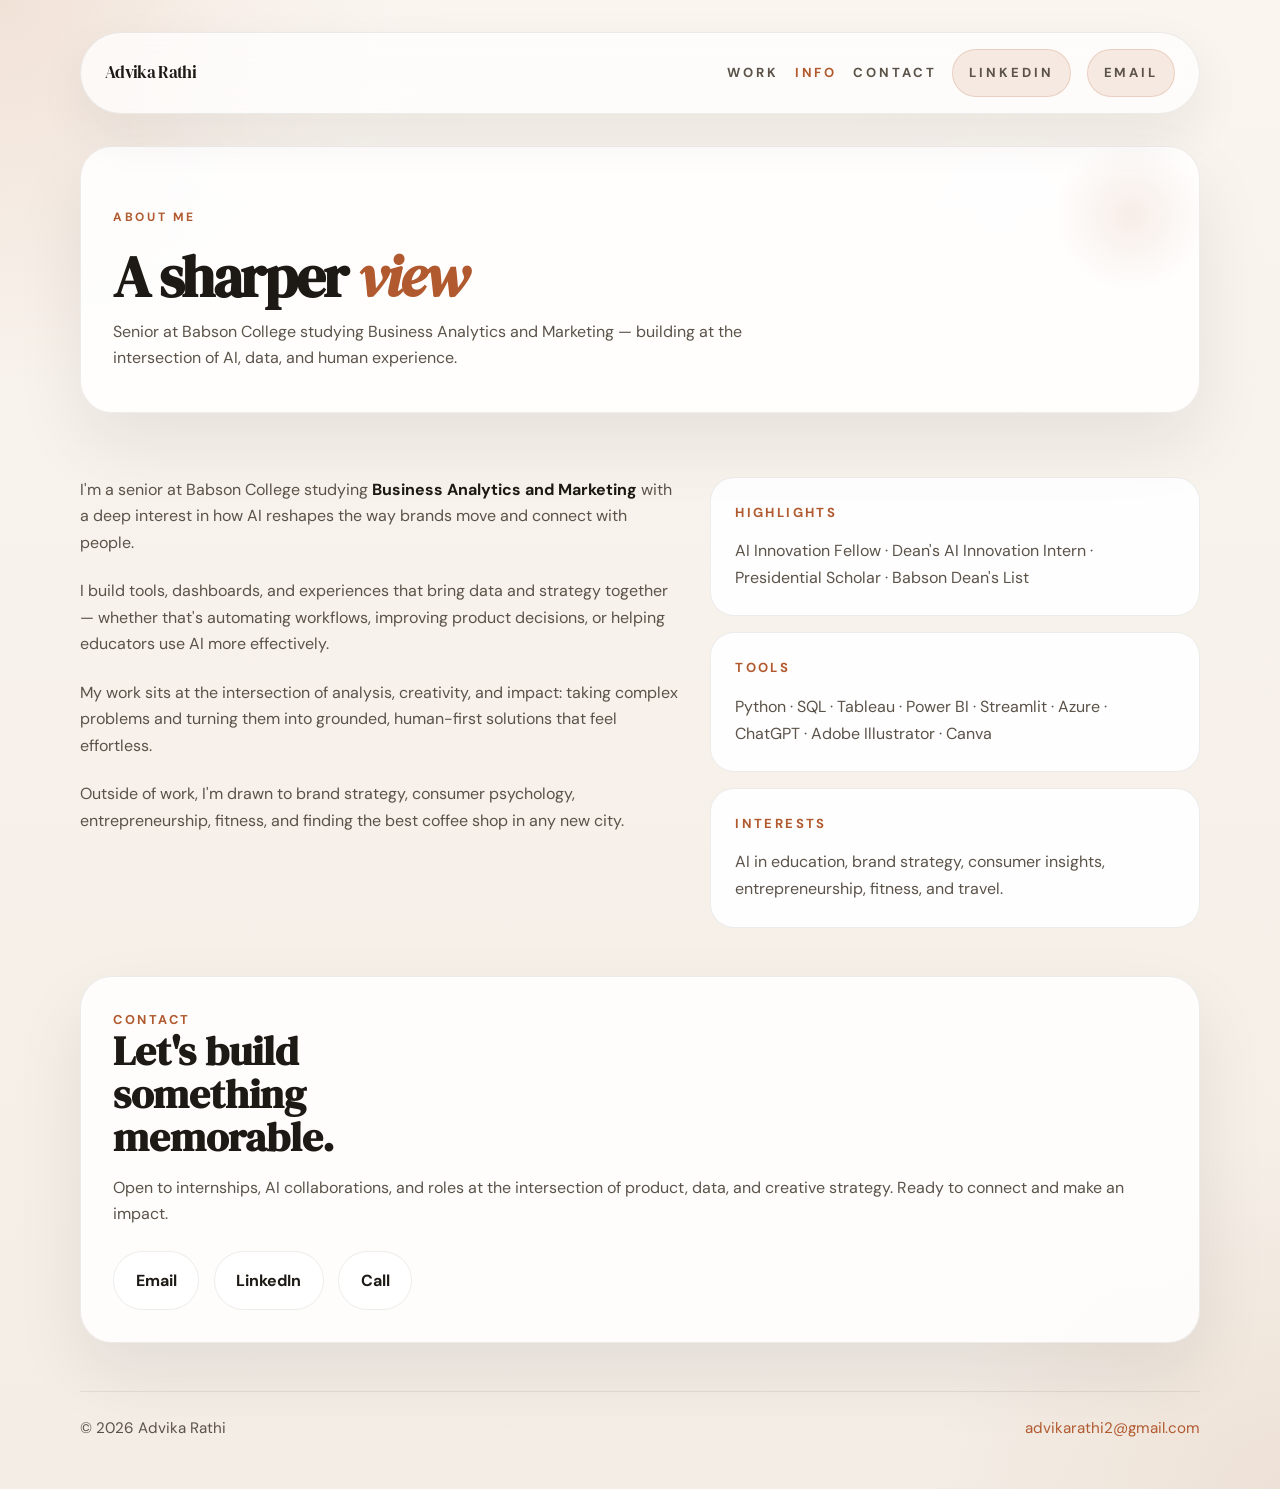
<file: about.html>
<!DOCTYPE html>
<html lang="en">

<head>
    <meta charset="UTF-8">
    <meta name="viewport" content="width=device-width, initial-scale=1.0">
    <title>About — Advika Rathi</title>
    <link rel="preconnect" href="https://fonts.googleapis.com">
    <link rel="preconnect" href="https://fonts.gstatic.com" crossorigin>
    <link href="https://fonts.googleapis.com/css2?family=DM+Serif+Display:ital@0;1&family=DM+Sans:wght@300;400;500&display=swap" rel="stylesheet">
    <link rel="stylesheet" href="style.css">
</head>

<body>
    <div class="page-shell">
        <header class="site-nav">
            <a class="brand" href="index.html">Advika Rathi</a>
            <nav class="nav-links">
                <a href="projects.html">Work</a>
                <a href="about.html" aria-current="page">Info</a>
                <a href="#contact">Contact</a>
                <a href="https://linkedin.com/in/advikarathi" target="_blank" class="nav-cta">LinkedIn</a>
                <a href="mailto:advikarathi2@gmail.com" class="nav-cta">Email</a>
            </nav>
        </header>

        <div class="page-hero">
            <div class="eyebrow">About me</div>
            <h1>A sharper <span>view</span></h1>
            <p>Senior at Babson College studying Business Analytics and Marketing — building at the intersection of AI, data, and human experience.</p>
        </div>

        <section>
            <div class="about-grid">
                <div class="about-copy">
                    <p>I'm a senior at Babson College studying <strong>Business Analytics and Marketing</strong> with a deep interest in how AI reshapes the way brands move and connect with people.</p>
                    <p>I build tools, dashboards, and experiences that bring data and strategy together — whether that's automating workflows, improving product decisions, or helping educators use AI more effectively.</p>
                    <p>My work sits at the intersection of analysis, creativity, and impact: taking complex problems and turning them into grounded, human-first solutions that feel effortless.</p>
                    <p>Outside of work, I'm drawn to brand strategy, consumer psychology, entrepreneurship, fitness, and finding the best coffee shop in any new city.</p>
                </div>
                <div class="info-panel">
                    <div class="info-card">
                        <strong>Highlights</strong>
                        <p>AI Innovation Fellow · Dean's AI Innovation Intern · Presidential Scholar · Babson Dean's List</p>
                    </div>
                    <div class="info-card">
                        <strong>Tools</strong>
                        <p>Python · SQL · Tableau · Power BI · Streamlit · Azure · ChatGPT · Adobe Illustrator · Canva</p>
                    </div>
                    <div class="info-card">
                        <strong>Interests</strong>
                        <p>AI in education, brand strategy, consumer insights, entrepreneurship, fitness, and travel.</p>
                    </div>
                </div>
            </div>
        </section>

        <section id="contact" class="contact-panel">
            <div class="section-label">Contact</div>
            <h2>Let's build something memorable.</h2>
            <p>Open to internships, AI collaborations, and roles at the intersection of product, data, and creative strategy. Ready to connect and make an impact.</p>
            <div class="contact-links">
                <a href="mailto:advikarathi2@gmail.com">Email</a>
                <a href="https://linkedin.com/in/advikarathi" target="_blank">LinkedIn</a>
                <a href="tel:+17814688929">Call</a>
            </div>
        </section>

        <footer>
            <div>© 2026 Advika Rathi</div>
            <div><a href="mailto:advikarathi2@gmail.com">advikarathi2@gmail.com</a></div>
        </footer>
    </div>
</body>

</html>
</file>
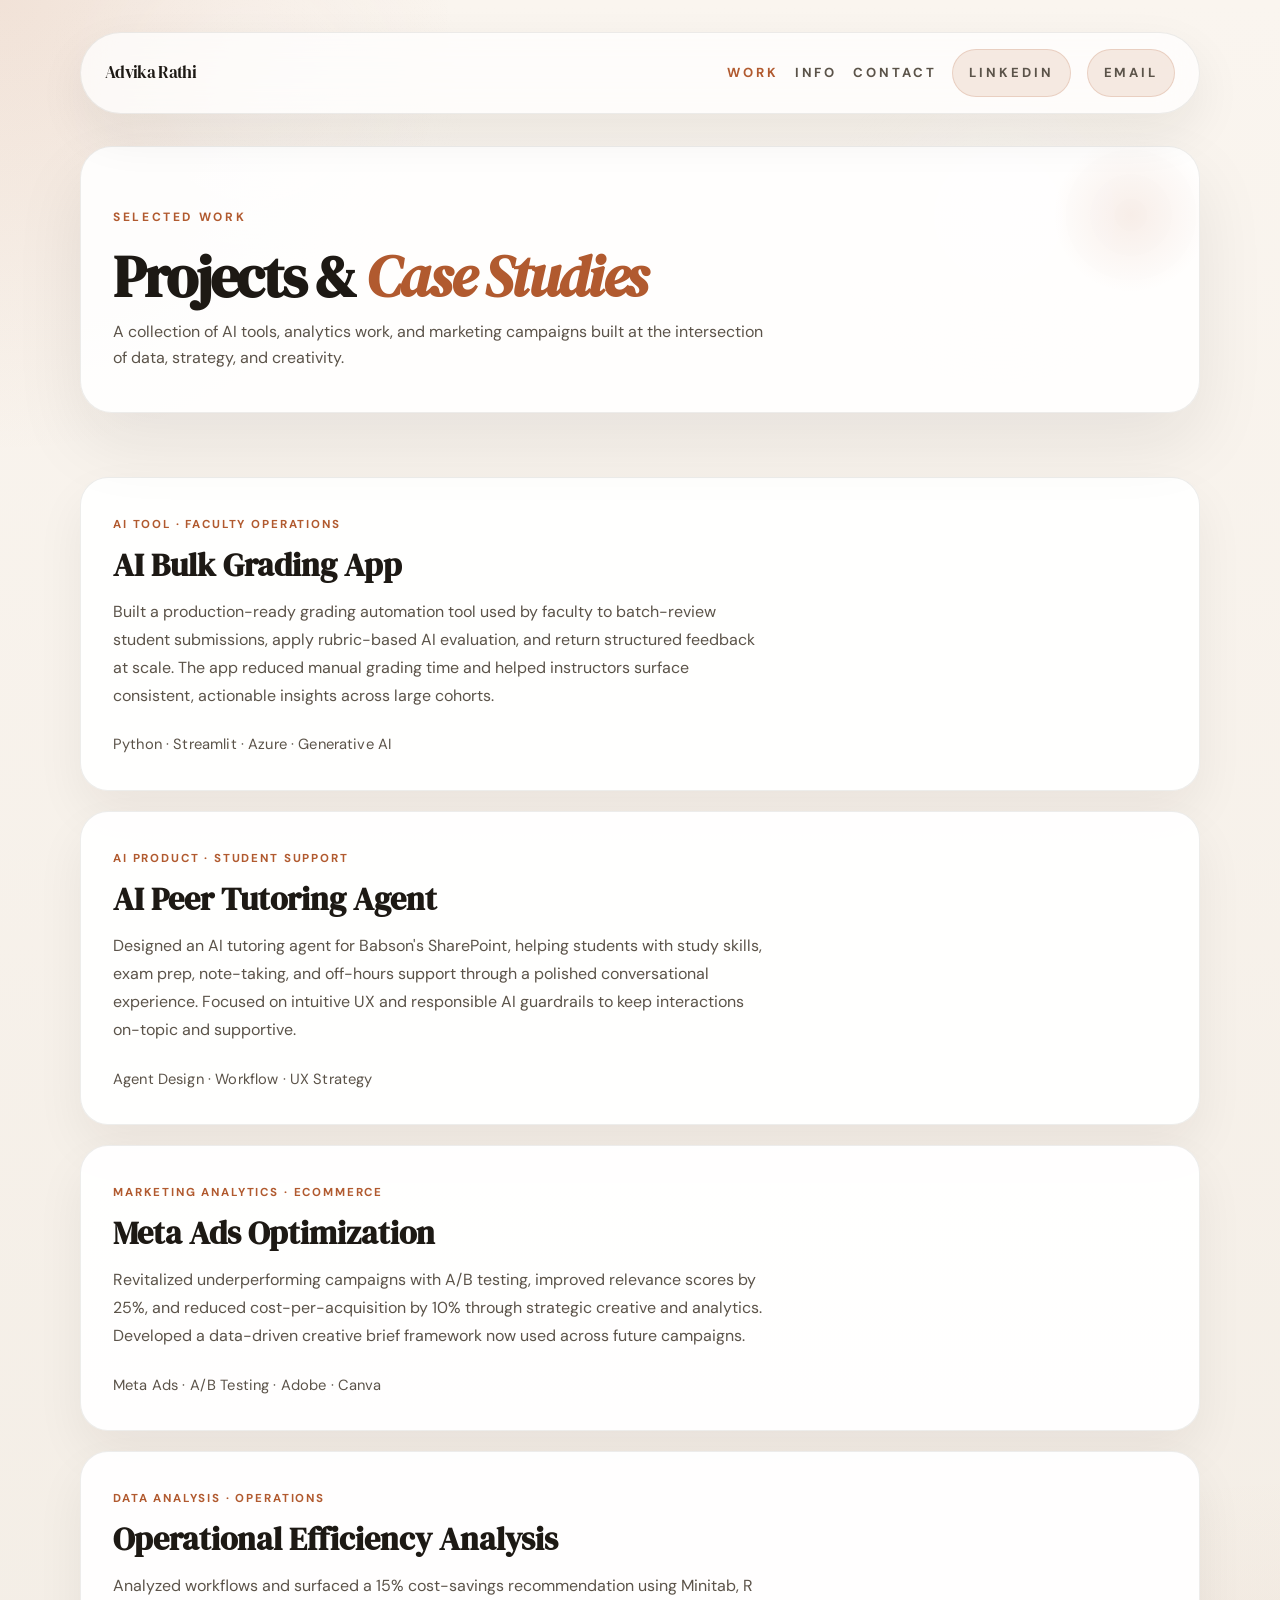
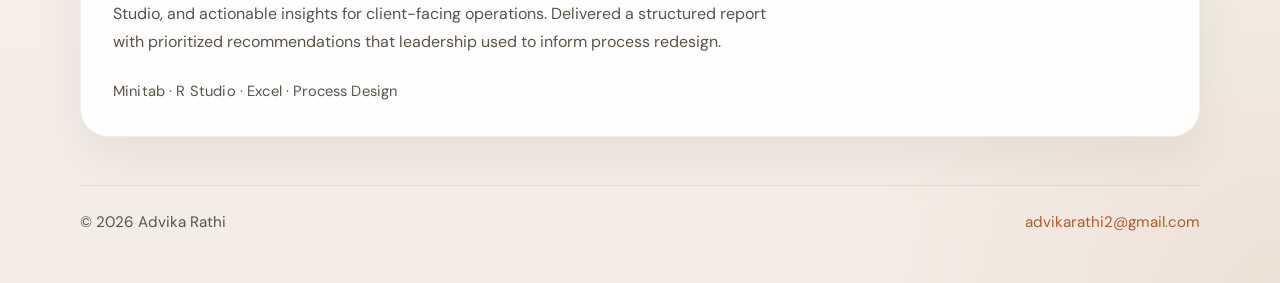
<file: projects.html>
<!DOCTYPE html>
<html lang="en">

<head>
    <meta charset="UTF-8">
    <meta name="viewport" content="width=device-width, initial-scale=1.0">
    <title>Projects — Advika Rathi</title>
    <link rel="preconnect" href="https://fonts.googleapis.com">
    <link rel="preconnect" href="https://fonts.gstatic.com" crossorigin>
    <link href="https://fonts.googleapis.com/css2?family=DM+Serif+Display:ital@0;1&family=DM+Sans:wght@300;400;500&display=swap" rel="stylesheet">
    <link rel="stylesheet" href="style.css">
</head>

<body>
    <div class="page-shell">
        <header class="site-nav">
            <a class="brand" href="index.html">Advika Rathi</a>
            <nav class="nav-links">
                <a href="projects.html" aria-current="page">Work</a>
                <a href="about.html">Info</a>
                <a href="about.html#contact">Contact</a>
                <a href="https://linkedin.com/in/advikarathi" target="_blank" class="nav-cta">LinkedIn</a>
                <a href="mailto:advikarathi2@gmail.com" class="nav-cta">Email</a>
            </nav>
        </header>

        <div class="page-hero">
            <div class="eyebrow">Selected work</div>
            <h1>Projects &amp; <span>Case Studies</span></h1>
            <p>A collection of AI tools, analytics work, and marketing campaigns built at the intersection of data, strategy, and creativity.</p>
        </div>

        <section>
            <div class="work-list">
                <a class="work-card" href="#">
                    <div class="work-eyebrow">AI Tool · Faculty Operations</div>
                    <h3>AI Bulk Grading App</h3>
                    <p>Built a production-ready grading automation tool used by faculty to batch-review student submissions, apply rubric-based AI evaluation, and return structured feedback at scale. The app reduced manual grading time and helped instructors surface consistent, actionable insights across large cohorts.</p>
                    <div class="work-foot">Python · Streamlit · Azure · Generative AI</div>
                </a>
                <a class="work-card" href="#">
                    <div class="work-eyebrow">AI Product · Student Support</div>
                    <h3>AI Peer Tutoring Agent</h3>
                    <p>Designed an AI tutoring agent for Babson's SharePoint, helping students with study skills, exam prep, note-taking, and off-hours support through a polished conversational experience. Focused on intuitive UX and responsible AI guardrails to keep interactions on-topic and supportive.</p>
                    <div class="work-foot">Agent Design · Workflow · UX Strategy</div>
                </a>
                <a class="work-card" href="#">
                    <div class="work-eyebrow">Marketing Analytics · eCommerce</div>
                    <h3>Meta Ads Optimization</h3>
                    <p>Revitalized underperforming campaigns with A/B testing, improved relevance scores by 25%, and reduced cost-per-acquisition by 10% through strategic creative and analytics. Developed a data-driven creative brief framework now used across future campaigns.</p>
                    <div class="work-foot">Meta Ads · A/B Testing · Adobe · Canva</div>
                </a>
                <a class="work-card" href="#">
                    <div class="work-eyebrow">Data Analysis · Operations</div>
                    <h3>Operational Efficiency Analysis</h3>
                    <p>Analyzed workflows and surfaced a 15% cost-savings recommendation using Minitab, R Studio, and actionable insights for client-facing operations. Delivered a structured report with prioritized recommendations that leadership used to inform process redesign.</p>
                    <div class="work-foot">Minitab · R Studio · Excel · Process Design</div>
                </a>
            </div>
        </section>

        <footer>
            <div>© 2026 Advika Rathi</div>
            <div><a href="mailto:advikarathi2@gmail.com">advikarathi2@gmail.com</a></div>
        </footer>
    </div>
</body>

</html>
</file>
<file: style.css>
*,
*::before,
*::after {
    box-sizing: border-box;
    margin: 0;
    padding: 0;
}

:root {
    --bg: #f7f2eb;
    --surface: #ffffff;
    --text: #1d1914;
    --muted: #5b5349;
    --accent: #b15a2f;
    --border: rgba(29, 25, 20, 0.08);
    --shadow: 0 30px 70px rgba(29, 25, 20, 0.08);
    --radius: 32px;
}

html {
    scroll-behavior: smooth;
}

body {
    font-family: 'DM Sans', sans-serif;
    background: radial-gradient(circle at top left, rgba(177, 90, 47, 0.12), transparent 20%),
        radial-gradient(circle at bottom right, rgba(177, 90, 47, 0.08), transparent 18%),
        linear-gradient(180deg, #faf5ef 0%, #f3ede5 100%);
    color: var(--text);
    min-height: 100vh;
    line-height: 1.65;
}

body::before {
    content: '';
    position: fixed;
    inset: 0;
    background: radial-gradient(circle at 20% 10%, rgba(255, 255, 255, 0.24), transparent 16%),
        radial-gradient(circle at 78% 24%, rgba(255, 255, 255, 0.18), transparent 14%);
    pointer-events: none;
}

a {
    color: inherit;
    text-decoration: none;
}

.page-shell {
    width: min(1120px, calc(100% - 2rem));
    margin: 0 auto;
    padding: 2rem 0 3rem;
}

/* ── Navigation ── */

.site-nav {
    display: flex;
    justify-content: space-between;
    align-items: center;
    flex-wrap: wrap;
    gap: 1rem;
    padding: 1rem 1.5rem;
    border-radius: 999px;
    background: rgba(255, 255, 255, 0.72);
    border: 1px solid var(--border);
    backdrop-filter: blur(18px);
    box-shadow: 0 20px 50px rgba(29, 25, 20, 0.07);
    position: sticky;
    top: 1rem;
    z-index: 10;
}

.brand {
    font-family: 'DM Serif Display', serif;
    font-size: 1.05rem;
    letter-spacing: -0.04em;
}

.nav-links {
    display: flex;
    flex-wrap: wrap;
    gap: 1rem;
    align-items: center;
    justify-content: flex-end;
}

.nav-links a {
    font-size: 0.82rem;
    font-weight: 700;
    letter-spacing: 0.22em;
    text-transform: uppercase;
    color: var(--muted);
    transition: color 0.2s ease;
}

.nav-links a:hover,
.nav-links a[aria-current="page"] {
    color: var(--accent);
}

.nav-cta {
    padding: 0.75rem 1rem;
    border-radius: 999px;
    background: rgba(177, 90, 47, 0.12);
    border: 1px solid rgba(177, 90, 47, 0.18);
}

/* ── Hero ── */

.hero {
    margin-top: 2rem;
    padding: 4.5rem 2rem 3rem;
    border-radius: var(--radius);
    background: rgba(255, 255, 255, 0.88);
    border: 1px solid var(--border);
    box-shadow: var(--shadow);
    position: relative;
    overflow: hidden;
}

.hero::before {
    content: '';
    position: absolute;
    right: -2rem;
    top: -2rem;
    width: 240px;
    height: 240px;
    border-radius: 50%;
    background: radial-gradient(circle, rgba(177, 90, 47, 0.12), transparent 55%);
    pointer-events: none;
}

.eyebrow {
    display: inline-flex;
    text-transform: uppercase;
    letter-spacing: 0.22em;
    font-size: 0.75rem;
    font-weight: 700;
    color: var(--accent);
    margin-bottom: 1.4rem;
}

h1 {
    font-family: 'DM Serif Display', serif;
    font-size: clamp(3rem, 6vw, 5.8rem);
    line-height: 0.95;
    letter-spacing: -0.04em;
    max-width: 12ch;
    margin-bottom: 1.3rem;
}

h1 span {
    color: var(--accent);
    font-style: italic;
}

.hero-copy {
    max-width: 58rem;
    color: var(--muted);
    font-size: 1.05rem;
    margin-bottom: 2rem;
}

.hero-meta {
    display: flex;
    flex-wrap: wrap;
    gap: 1rem;
    color: var(--muted);
    font-size: 0.95rem;
    letter-spacing: 0.02em;
}

.hero-actions {
    display: flex;
    flex-wrap: wrap;
    gap: 0.9rem;
    margin-top: 2rem;
}

.btn {
    display: inline-flex;
    align-items: center;
    gap: 0.4rem;
    padding: 0.9rem 1.5rem;
    border-radius: 999px;
    font-size: 0.85rem;
    font-weight: 700;
    letter-spacing: 0.1em;
    text-transform: uppercase;
    transition: transform 0.2s ease, border-color 0.2s ease;
}

.btn-primary {
    background: var(--accent);
    color: #fff;
    border: 1px solid var(--accent);
}

.btn-secondary {
    background: rgba(255, 255, 255, 0.96);
    color: var(--text);
    border: 1px solid var(--border);
}

.btn:hover {
    transform: translateY(-2px);
}

/* ── Section layout ── */

.section-head {
    display: flex;
    flex-direction: column;
    gap: 0.75rem;
    margin-bottom: 2rem;
}

.section-label {
    font-size: 0.8rem;
    text-transform: uppercase;
    letter-spacing: 0.2em;
    font-weight: 700;
    color: var(--accent);
}

h2 {
    font-family: 'DM Serif Display', serif;
    font-size: clamp(2rem, 3.2vw, 3.3rem);
    line-height: 1.05;
    max-width: 16ch;
}

section {
    margin-top: 4rem;
}

/* ── Work cards ── */

.work-list {
    display: grid;
    gap: 1.25rem;
}

.work-card {
    display: block;
    padding: 2rem;
    border-radius: 28px;
    background: rgba(255, 255, 255, 0.94);
    border: 1px solid var(--border);
    box-shadow: 0 22px 50px rgba(29, 25, 20, 0.06);
    transition: transform 0.25s ease, border-color 0.25s ease;
}

.work-card:hover {
    transform: translateY(-4px);
    border-color: rgba(177, 90, 47, 0.22);
}

.work-eyebrow {
    display: inline-flex;
    text-transform: uppercase;
    letter-spacing: 0.16em;
    font-size: 0.72rem;
    font-weight: 700;
    color: var(--accent);
    margin-bottom: 0.9rem;
}

.work-card h3 {
    margin-bottom: 0.95rem;
    font-size: clamp(1.75rem, 2.5vw, 2.4rem);
    line-height: 1.08;
    font-family: 'DM Serif Display', serif;
}

.work-card p {
    color: var(--muted);
    font-size: 1rem;
    line-height: 1.75;
    margin-bottom: 1.35rem;
    max-width: 60ch;
}

.work-foot {
    display: inline-flex;
    flex-wrap: wrap;
    gap: 0.8rem;
    color: var(--muted);
    font-size: 0.92rem;
    letter-spacing: 0.01em;
}

.see-all {
    margin-top: 1.5rem;
    display: inline-flex;
    align-items: center;
    gap: 0.4rem;
    font-size: 0.85rem;
    font-weight: 700;
    letter-spacing: 0.12em;
    text-transform: uppercase;
    color: var(--accent);
    transition: gap 0.2s ease;
}

.see-all:hover {
    gap: 0.7rem;
}

/* ── About ── */

.about-grid {
    display: grid;
    grid-template-columns: minmax(0, 1.1fr) minmax(280px, 0.9fr);
    gap: 2rem;
    align-items: start;
}

.about-copy p {
    color: var(--muted);
    font-size: 1rem;
    margin-bottom: 1.4rem;
    max-width: 64ch;
}

.about-copy p strong {
    color: var(--text);
    font-weight: 700;
}

.info-panel {
    display: grid;
    gap: 1rem;
}

.info-card {
    padding: 1.5rem;
    border-radius: 24px;
    background: rgba(255, 255, 255, 0.92);
    border: 1px solid var(--border);
}

.info-card strong {
    display: block;
    margin-bottom: 0.85rem;
    font-size: 0.82rem;
    letter-spacing: 0.18em;
    text-transform: uppercase;
    color: var(--accent);
}

.info-card p {
    color: var(--muted);
    line-height: 1.7;
}

/* ── Contact ── */

.contact-panel {
    margin-top: 3rem;
    padding: 2rem;
    border-radius: 32px;
    background: rgba(255, 255, 255, 0.86);
    border: 1px solid var(--border);
    box-shadow: var(--shadow);
}

.contact-panel p {
    color: var(--muted);
    margin-bottom: 1.5rem;
    margin-top: 1rem;
}

.contact-links {
    display: flex;
    flex-wrap: wrap;
    gap: 0.9rem;
}

.contact-links a {
    padding: 0.95rem 1.35rem;
    border-radius: 999px;
    border: 1px solid var(--border);
    background: rgba(255, 255, 255, 0.96);
    font-weight: 700;
    transition: transform 0.2s ease, border-color 0.2s ease;
}

.contact-links a:hover {
    transform: translateY(-2px);
    border-color: rgba(177, 90, 47, 0.24);
}

/* ── Page hero (non-home pages) ── */

.page-hero {
    margin-top: 2rem;
    padding: 3.5rem 2rem 2.5rem;
    border-radius: var(--radius);
    background: rgba(255, 255, 255, 0.88);
    border: 1px solid var(--border);
    box-shadow: var(--shadow);
    position: relative;
    overflow: hidden;
}

.page-hero::before {
    content: '';
    position: absolute;
    right: -2rem;
    top: -2rem;
    width: 200px;
    height: 200px;
    border-radius: 50%;
    background: radial-gradient(circle, rgba(177, 90, 47, 0.1), transparent 55%);
    pointer-events: none;
}

.page-hero h1 {
    font-size: clamp(2.4rem, 4.5vw, 4rem);
    max-width: 20ch;
    margin-bottom: 0.9rem;
}

.page-hero p {
    color: var(--muted);
    font-size: 1rem;
    max-width: 60ch;
}

/* ── Footer ── */

footer {
    margin-top: 3rem;
    padding-top: 1.5rem;
    display: flex;
    justify-content: space-between;
    align-items: center;
    flex-wrap: wrap;
    gap: 1rem;
    color: var(--muted);
    font-size: 0.95rem;
    border-top: 1px solid var(--border);
}

footer a {
    color: var(--accent);
}

/* ── Responsive ── */

@media (max-width: 900px) {
    .site-nav {
        flex-direction: column;
        align-items: stretch;
        padding: 1rem 1.25rem;
    }

    .about-grid {
        grid-template-columns: 1fr;
    }
}

@media (max-width: 700px) {
    .page-shell {
        width: min(100%, calc(100% - 1rem));
        padding: 1.5rem 0 2rem;
    }

    .hero,
    .page-hero {
        padding: 3.5rem 1.5rem 2.5rem;
    }

    h1 {
        font-size: clamp(2.8rem, 12vw, 4.5rem);
    }

    .work-card {
        padding: 1.75rem;
    }

    h2 {
        font-size: clamp(1.9rem, 8vw, 2.6rem);
    }
}
</file>
